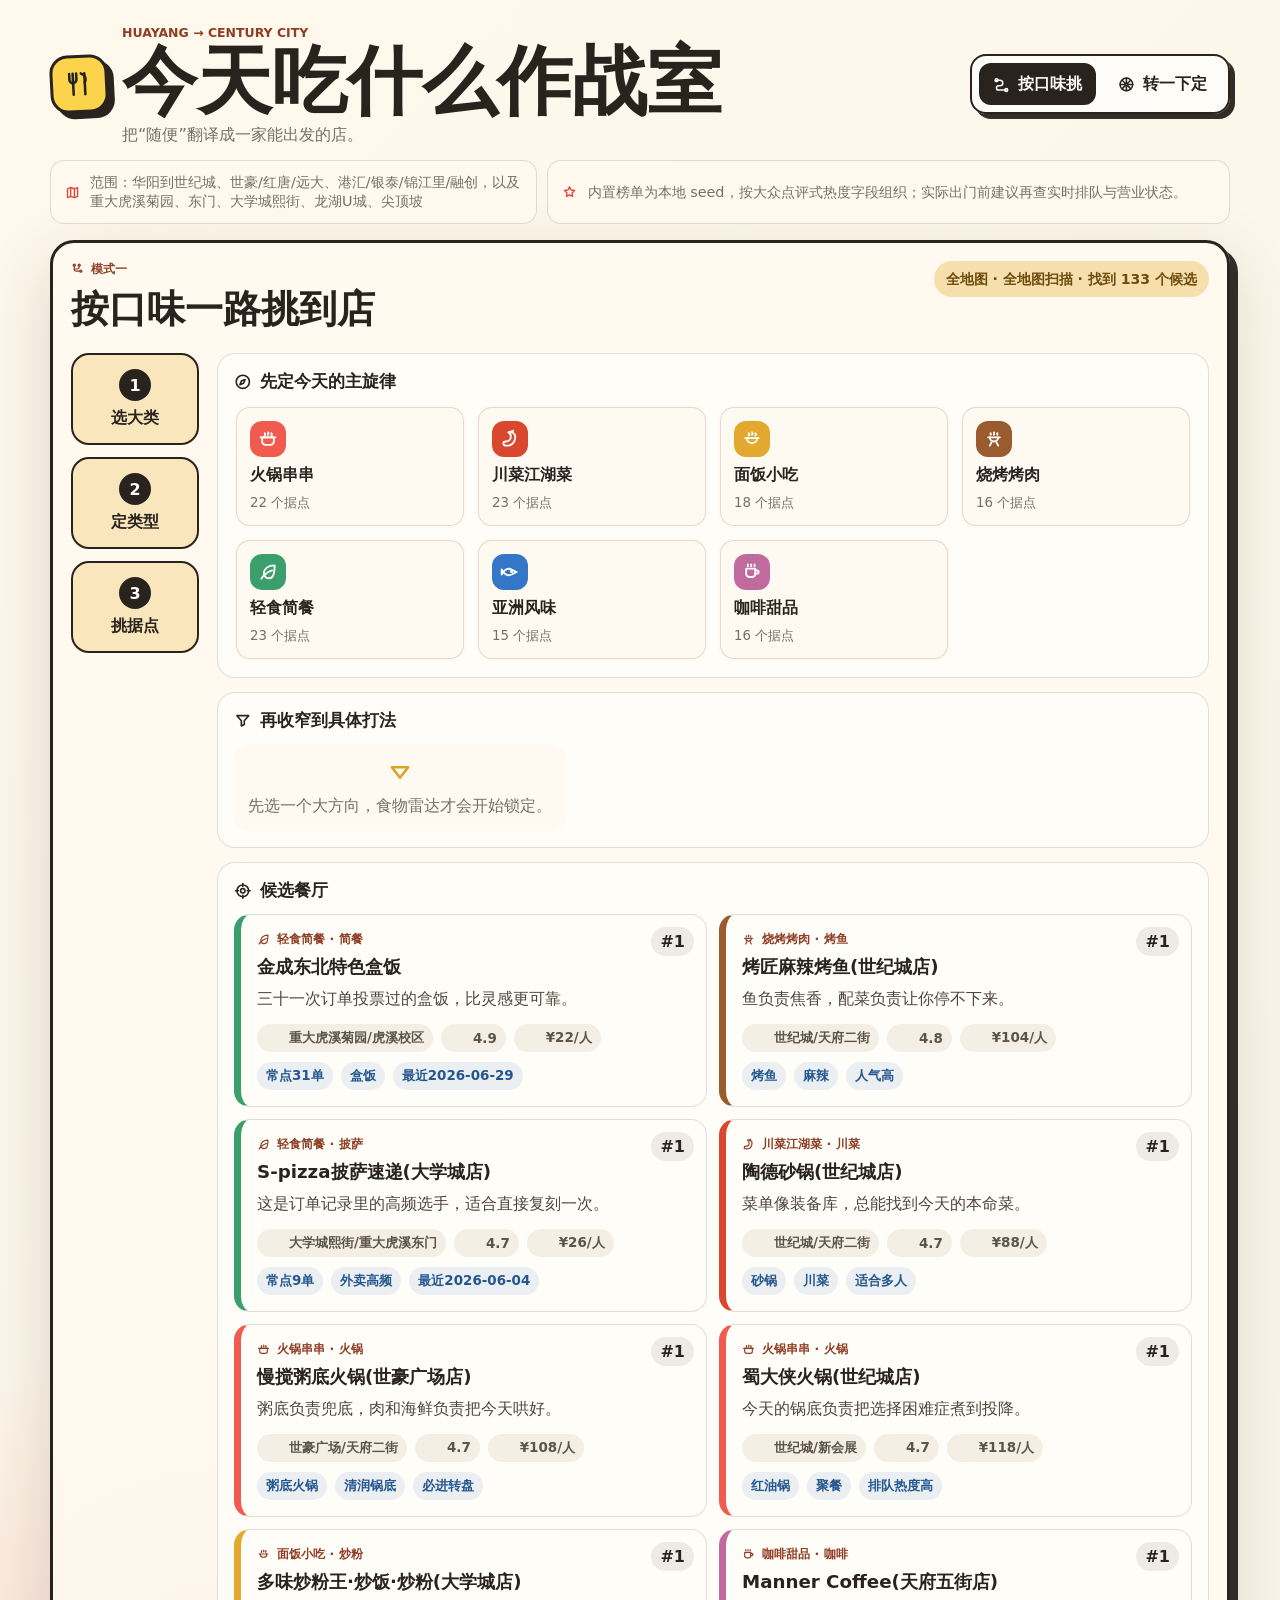
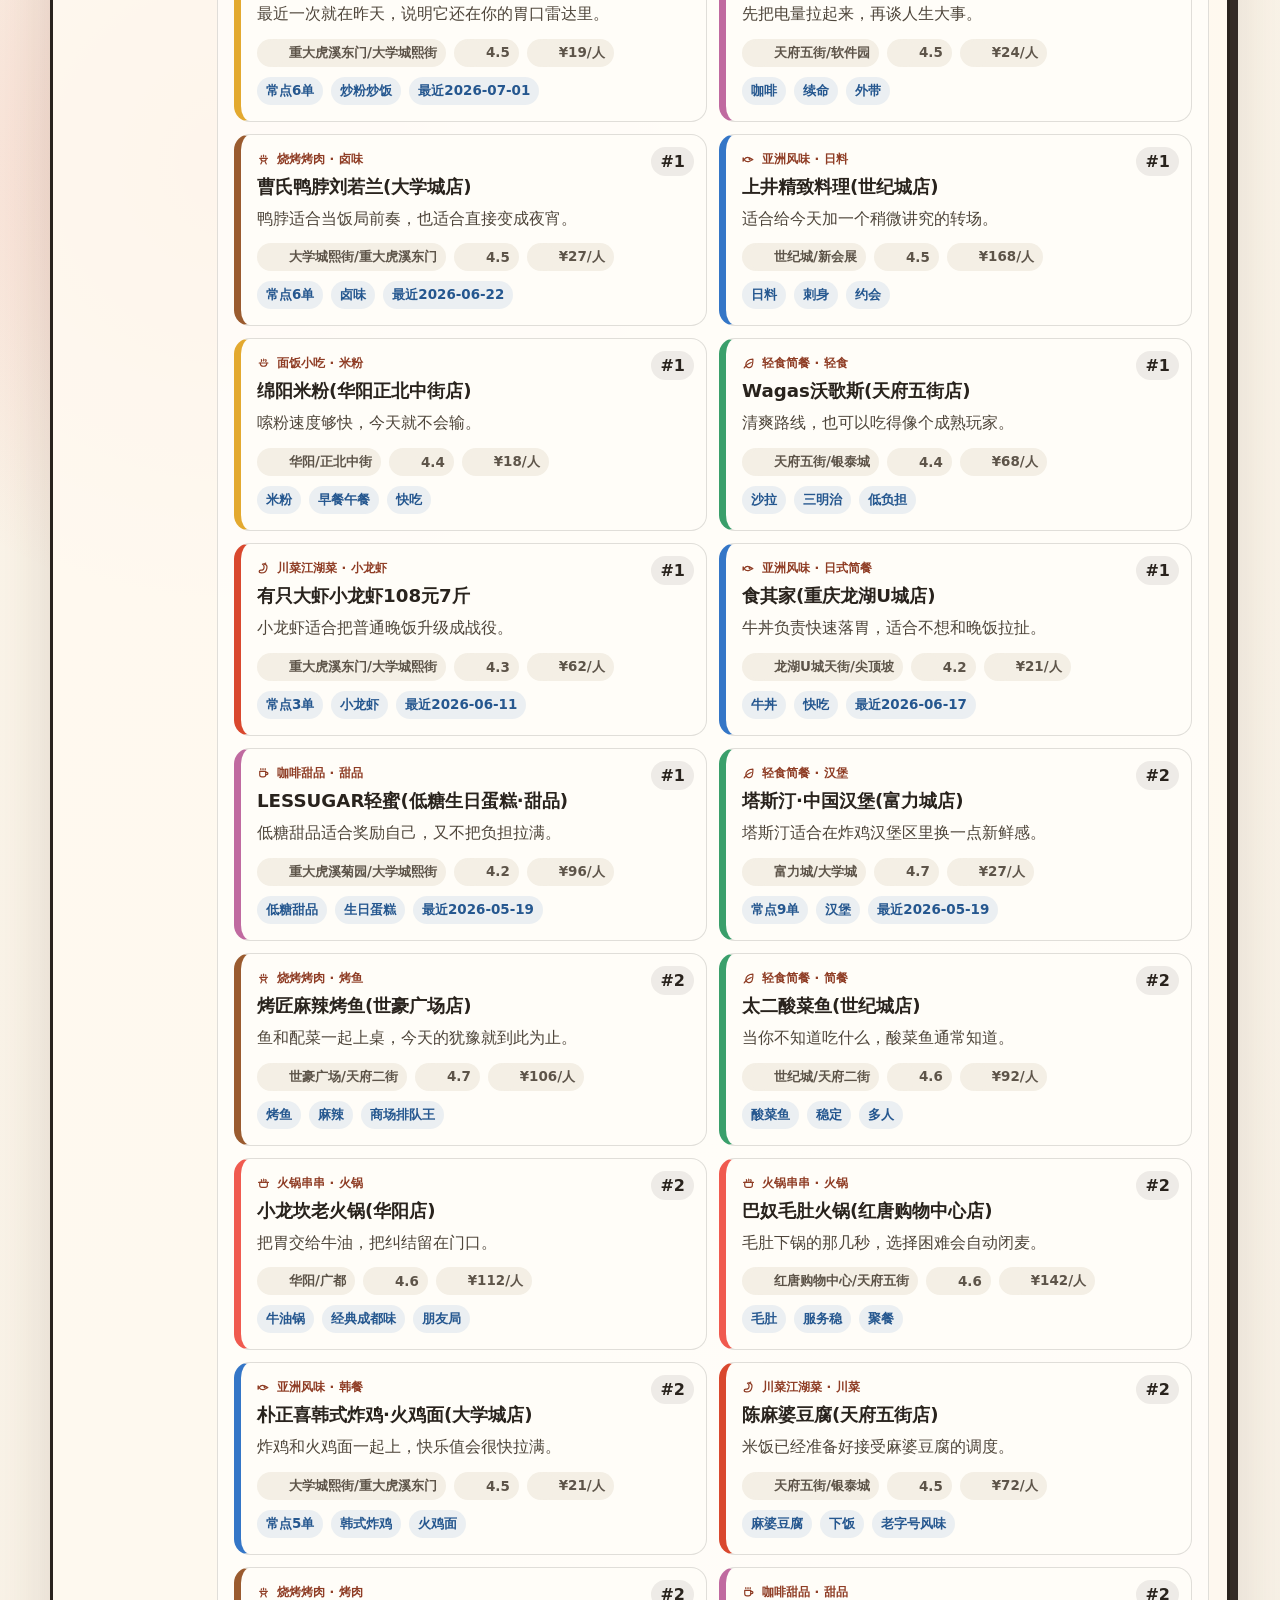
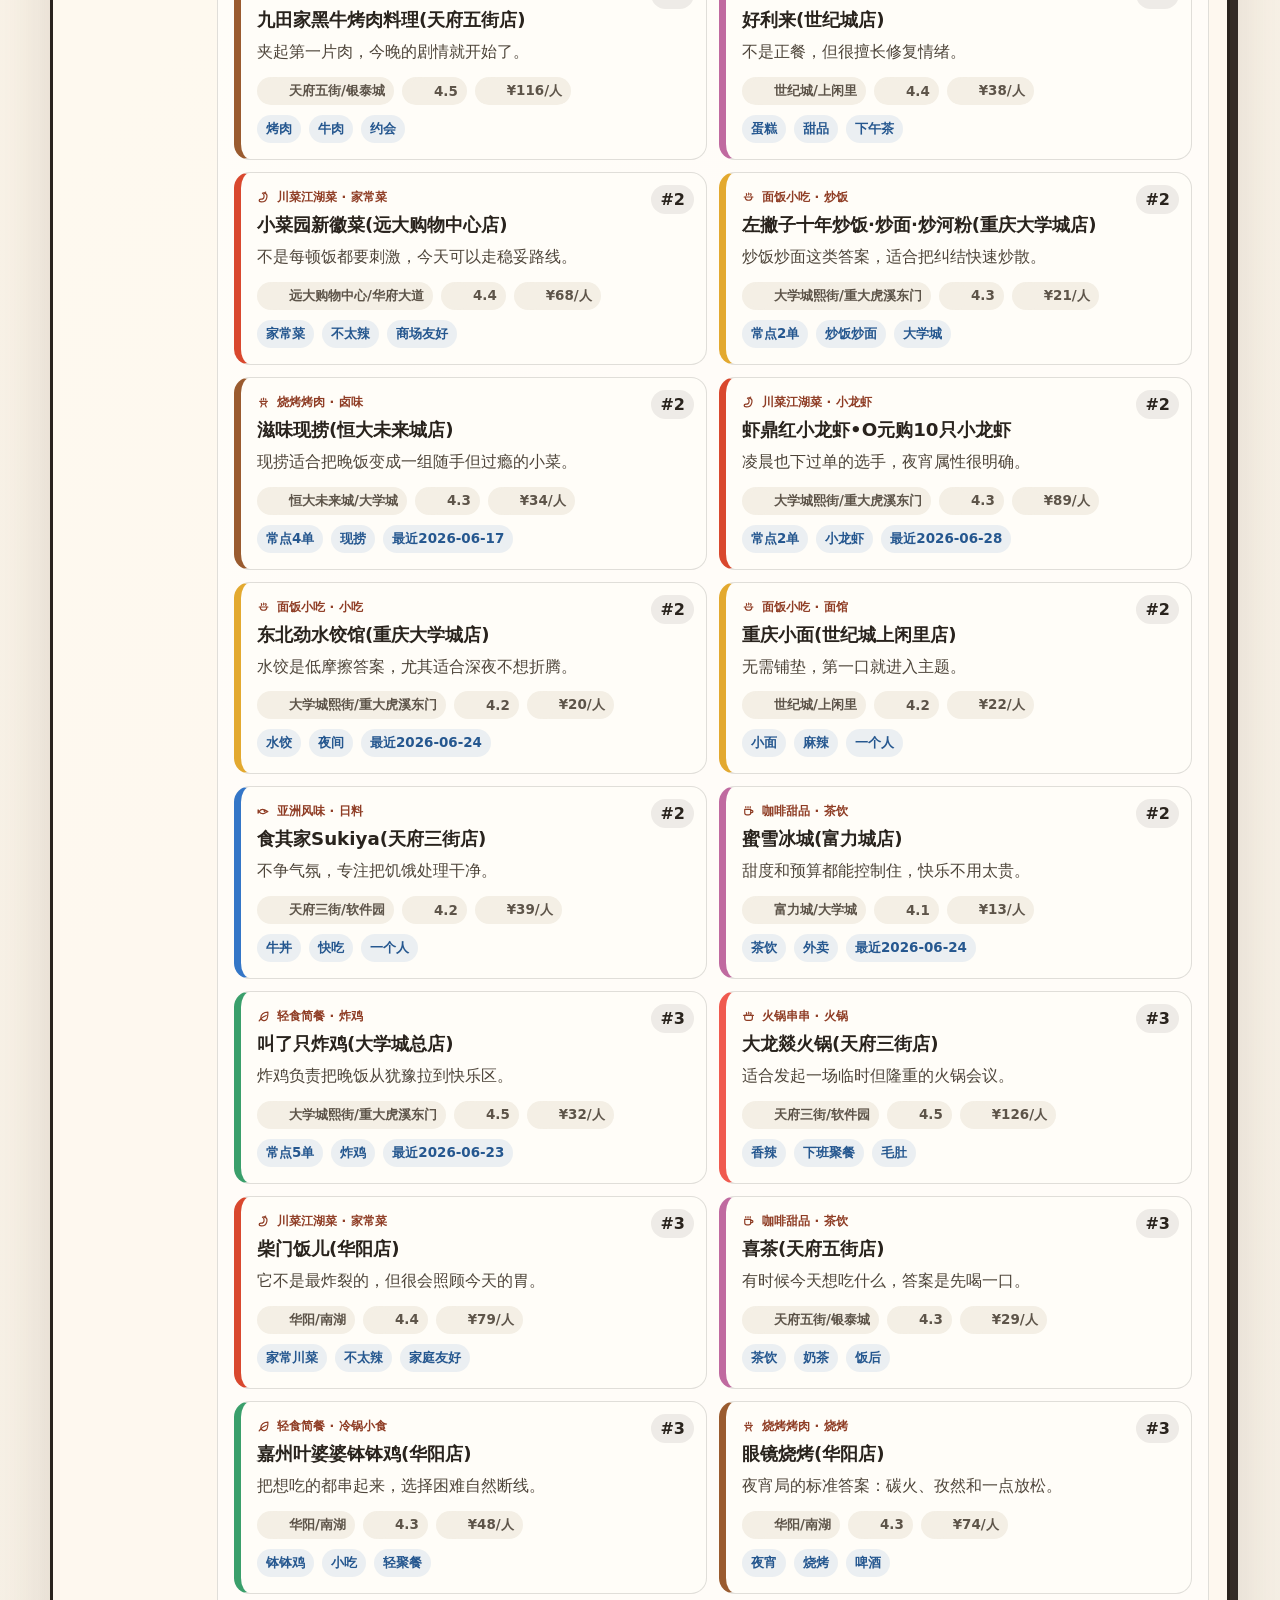
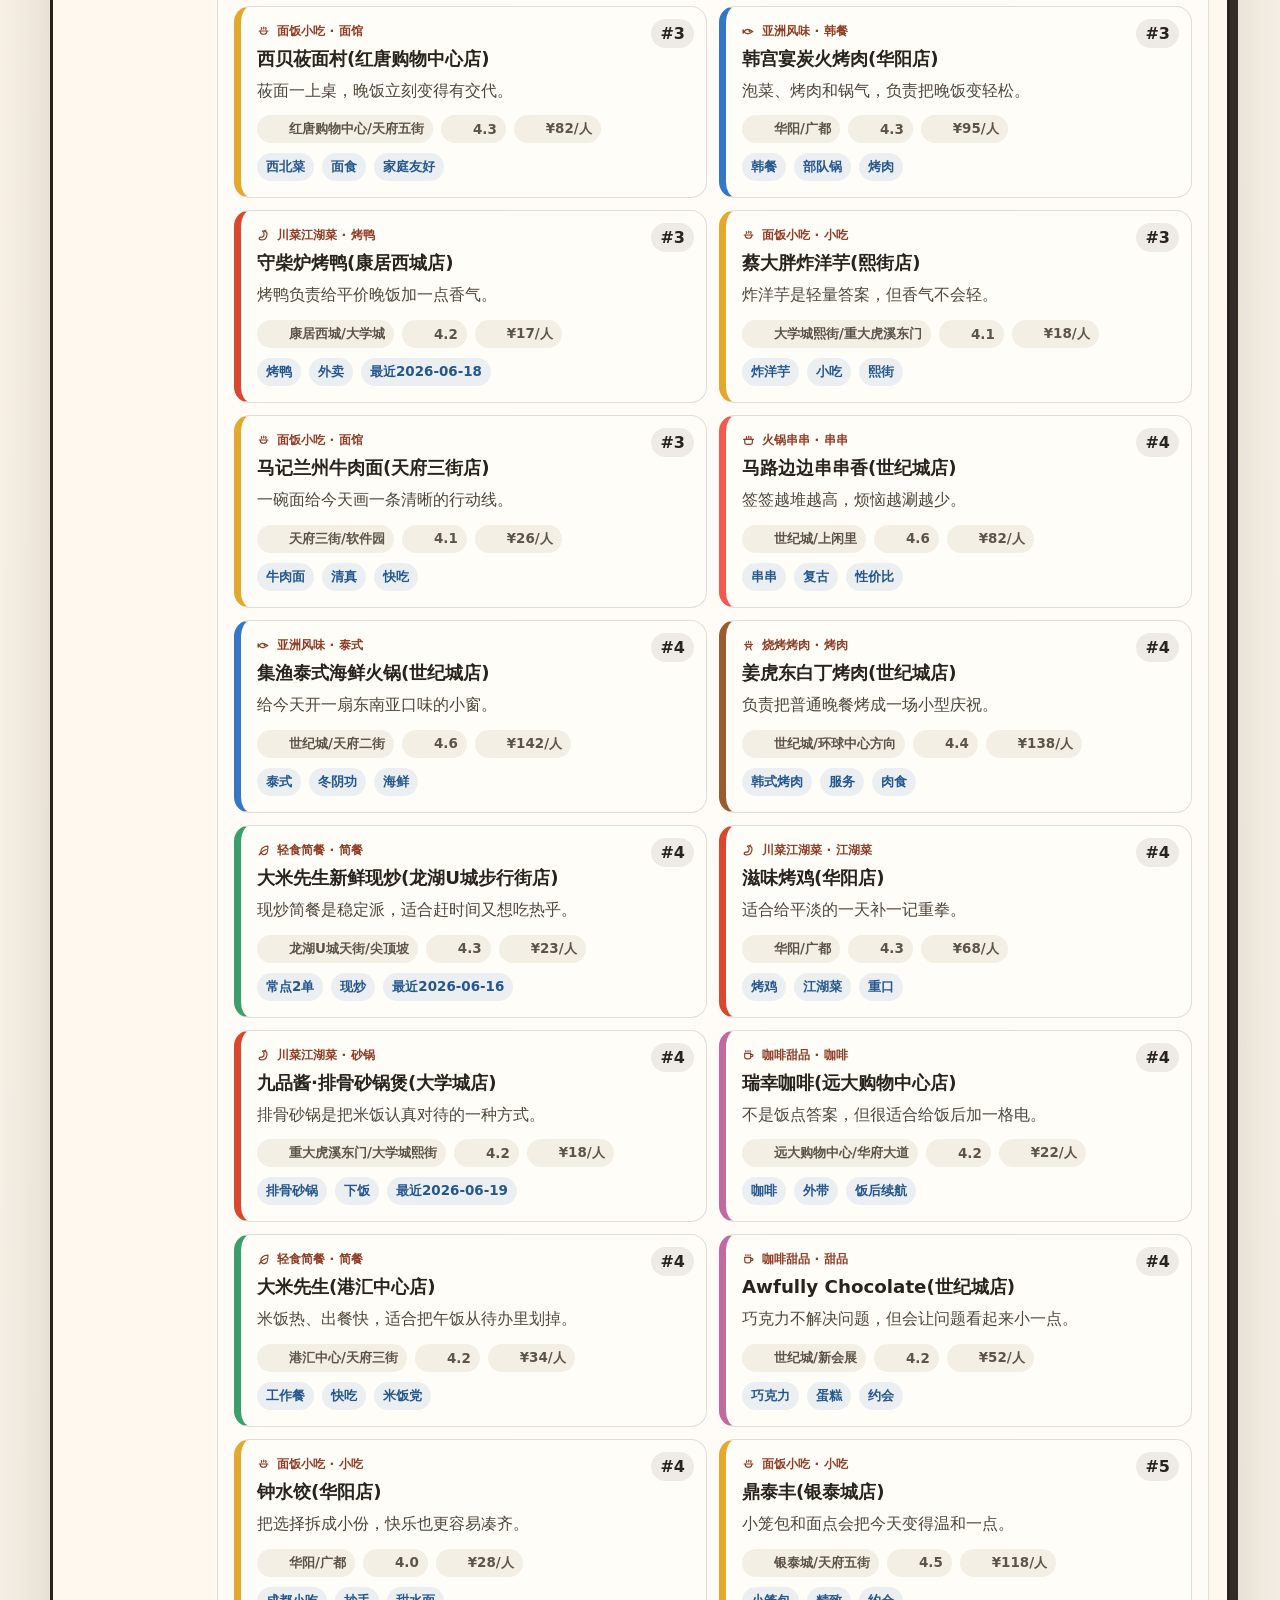
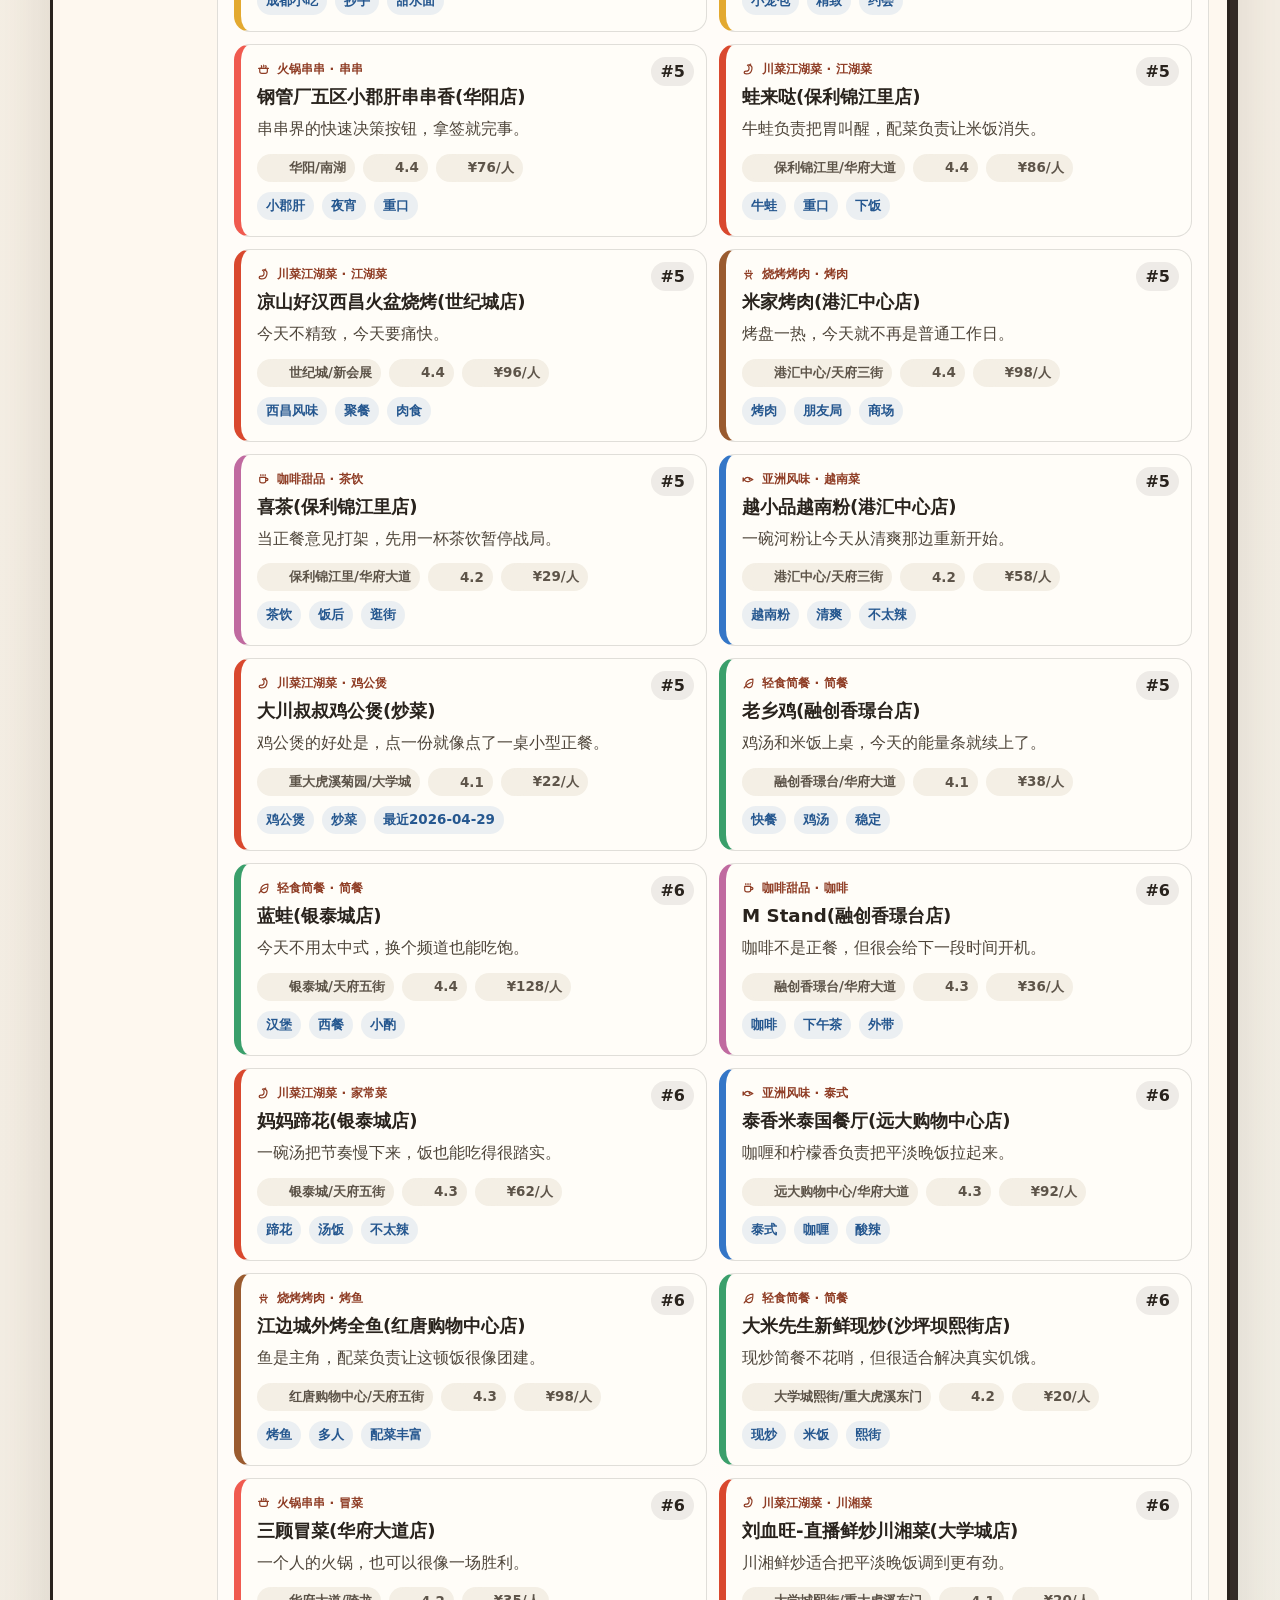
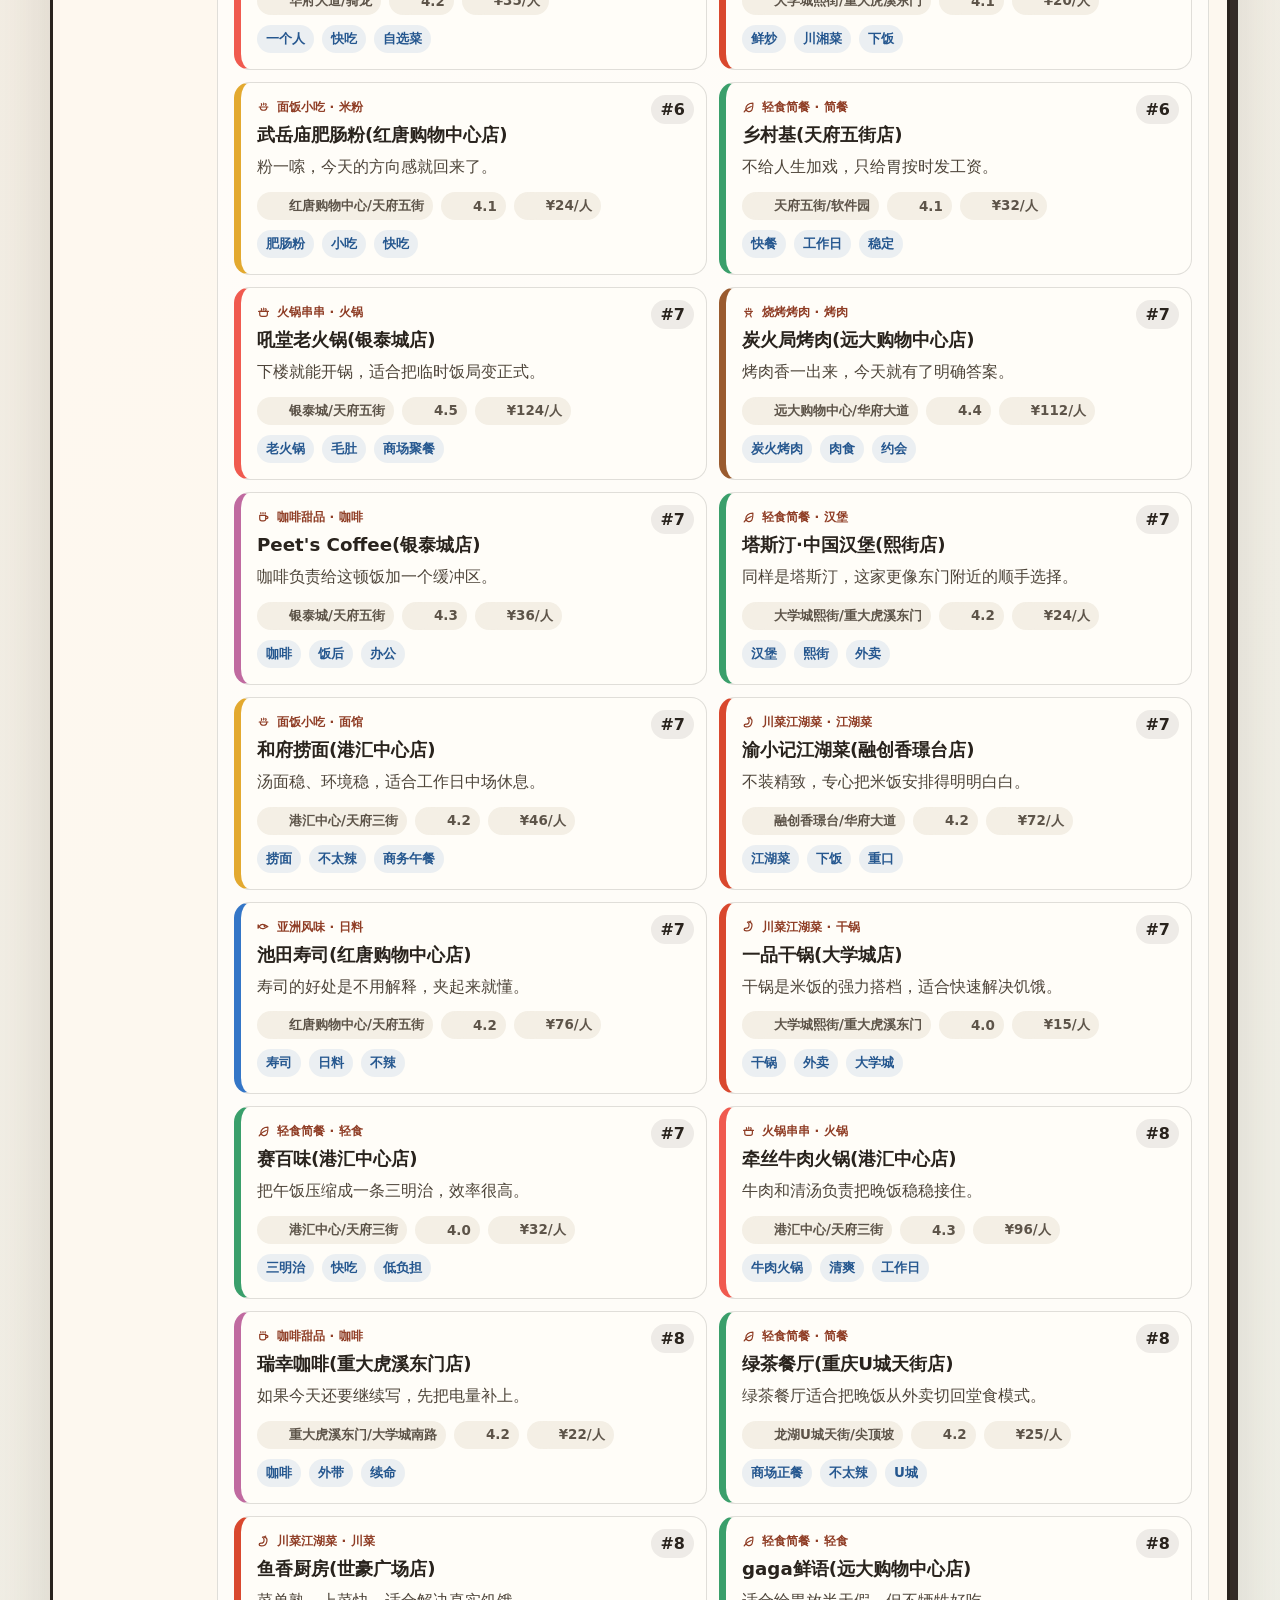
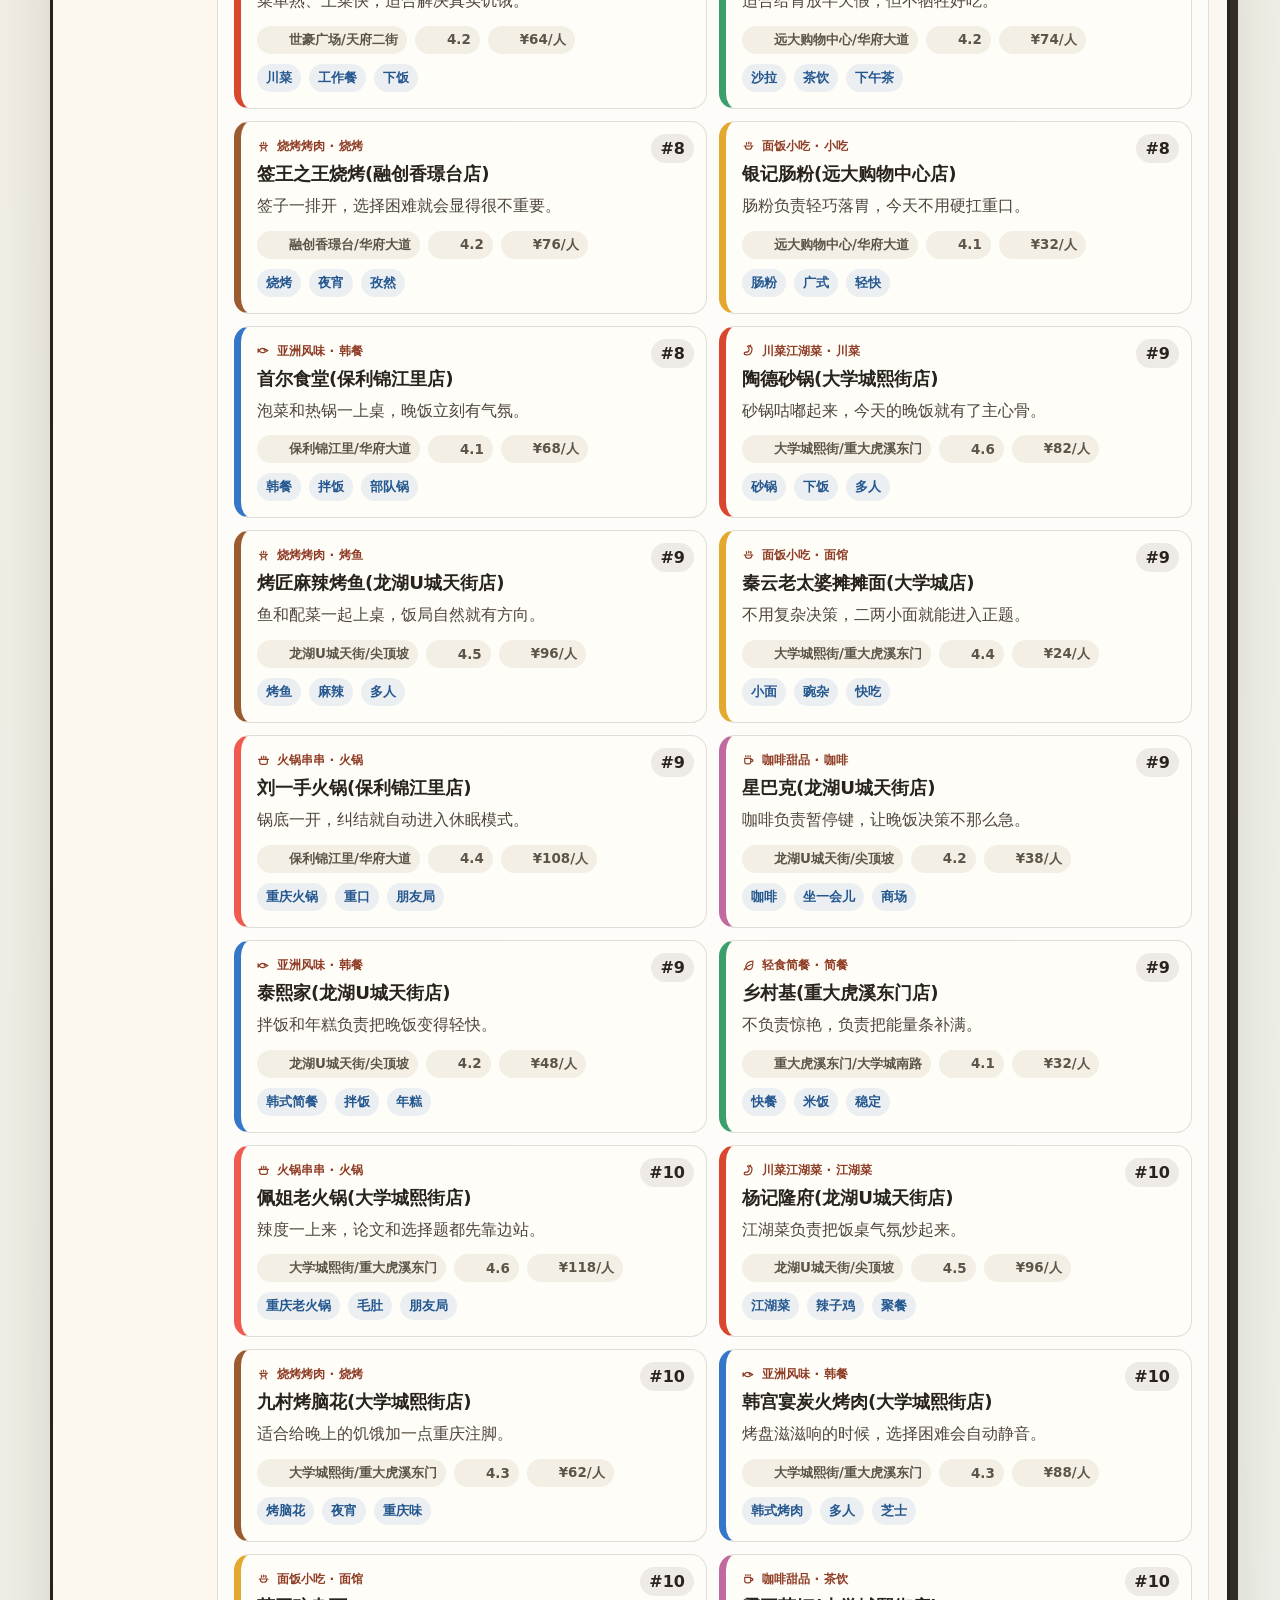
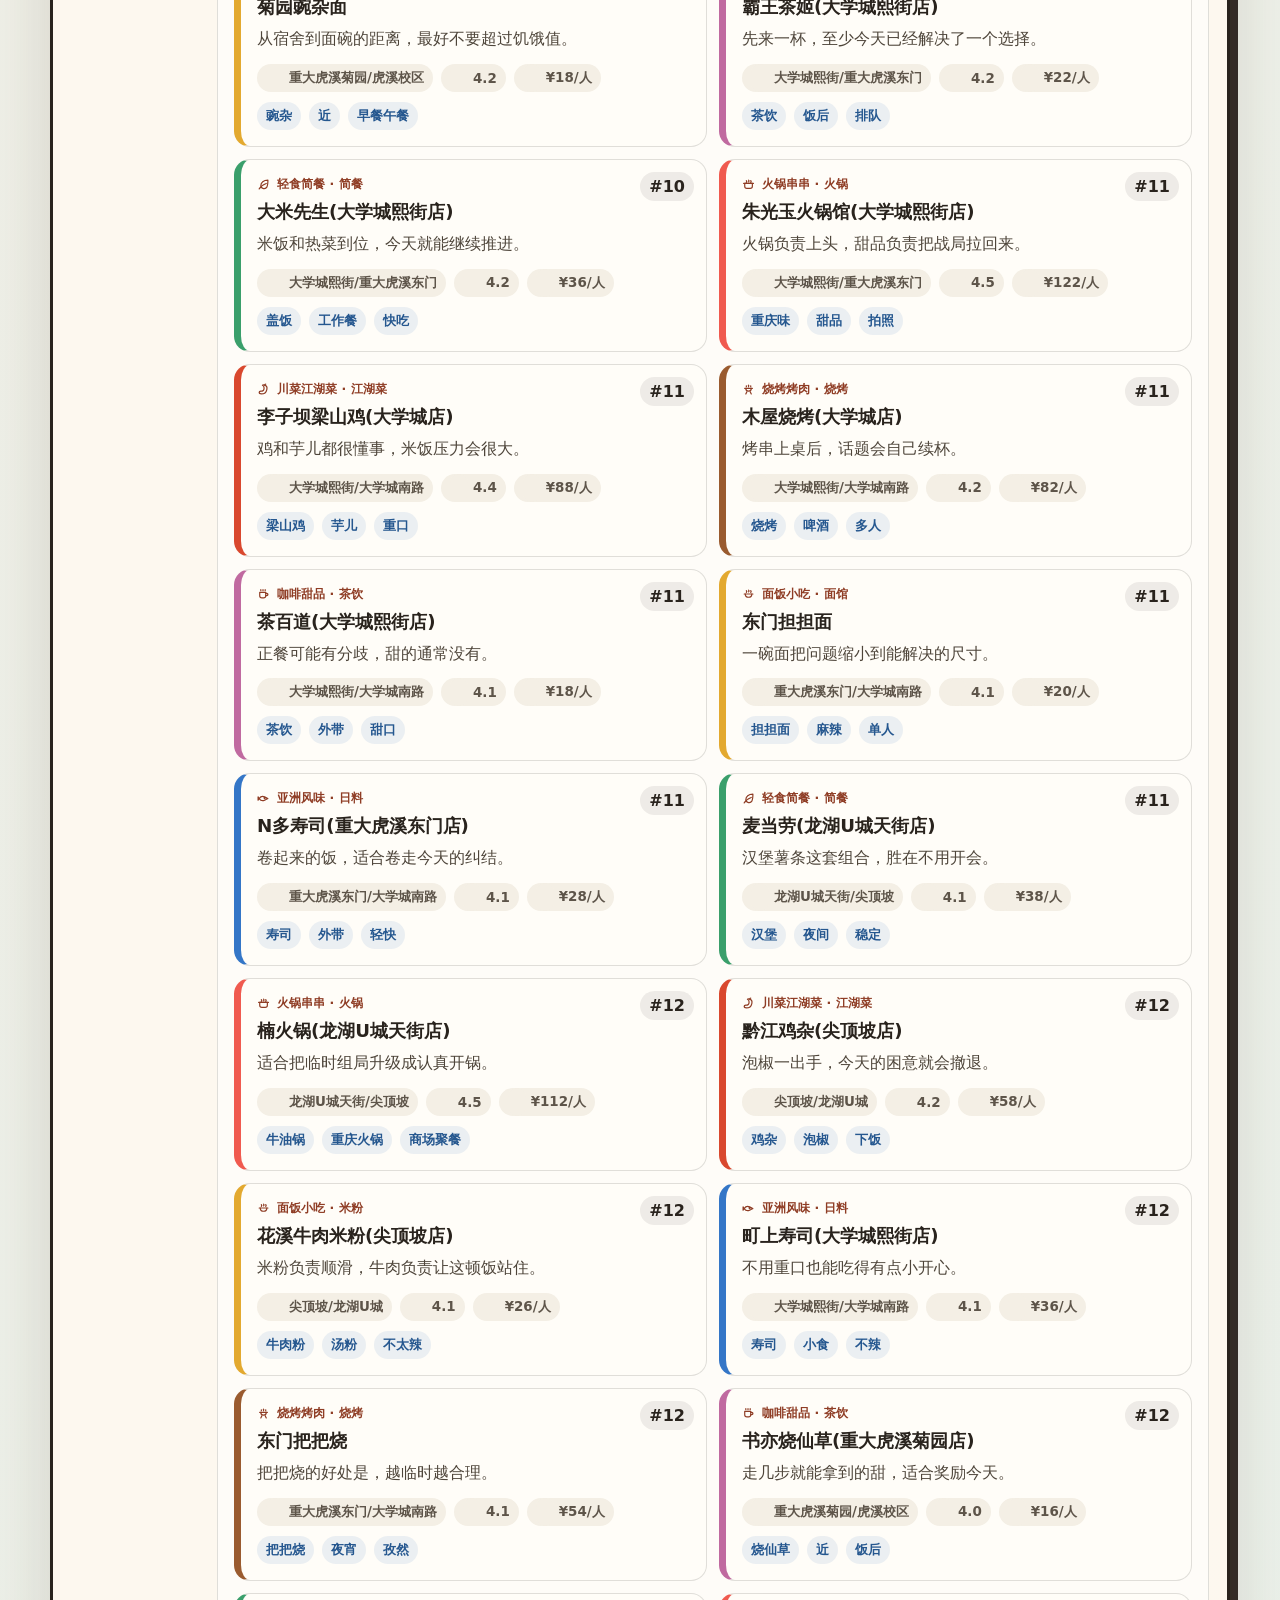
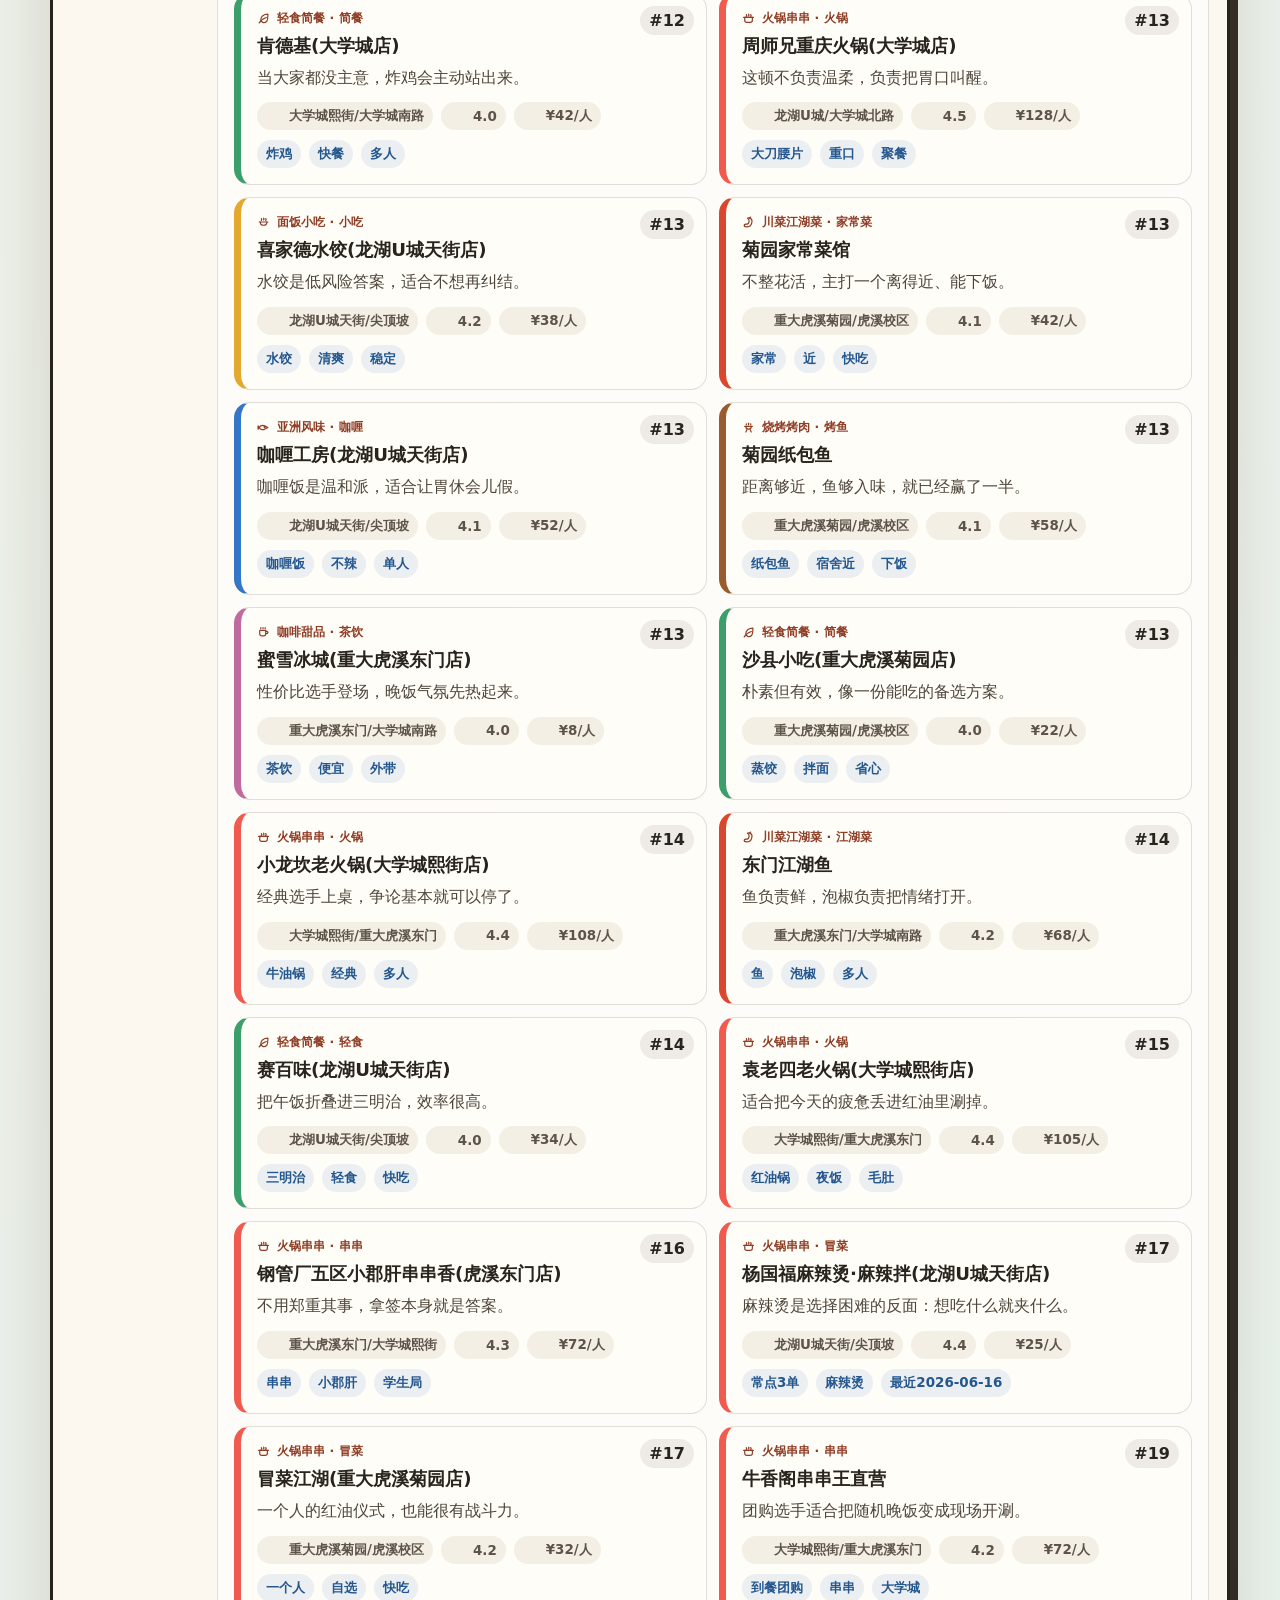
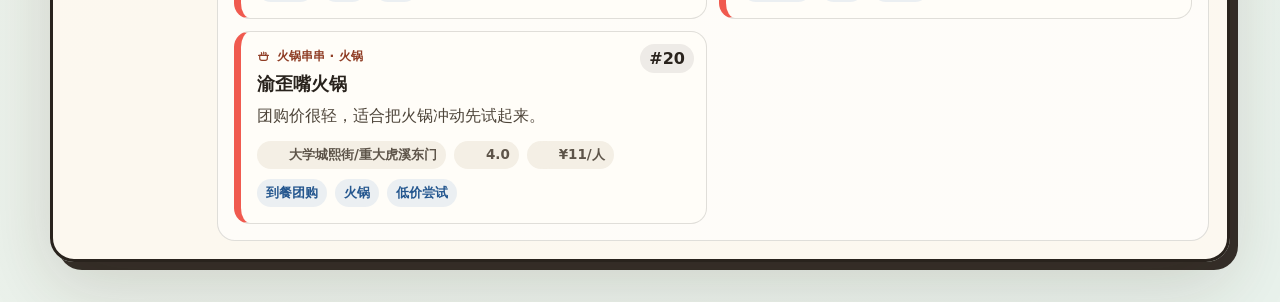
<file: food-decider/index.html>
<!doctype html>
<html lang="zh-CN">
<head>
  <meta charset="utf-8">
  <meta name="viewport" content="width=device-width, initial-scale=1">
  <title>今天吃什么作战室</title>
  <link rel="stylesheet" href="styles.css">
</head>
<body>
  <main class="app-shell" data-app>
    <header class="topbar">
      <section class="brand-block" aria-label="应用标题">
        <div class="brand-mark"><span class="local-icon" data-icon="utensils"></span></div>
        <div>
          <p class="eyebrow">Huayang → Century City</p>
          <h1>今天吃什么作战室</h1>
          <p class="subtitle">把“随便”翻译成一家能出发的店。</p>
        </div>
      </section>

      <nav class="mode-switch" aria-label="选择吃法">
        <button class="active" data-mode="tree"><span class="local-icon" data-icon="route"></span><span>按口味挑</span></button>
        <button data-mode="wheel"><span class="local-icon" data-icon="wheel"></span><span>转一下定</span></button>
      </nav>
    </header>

    <section class="intel-strip" aria-label="数据说明">
      <div><span class="local-icon" data-icon="map"></span><span>范围：华阳到世纪城、世豪/红唐/远大、港汇/银泰/锦江里/融创，以及重大虎溪菊园、东门、大学城熙街、龙湖U城、尖顶坡</span></div>
      <div><span class="local-icon" data-icon="ranking"></span><span>内置榜单为本地 seed，按大众点评式热度字段组织；实际出门前建议再查实时排队与营业状态。</span></div>
    </section>

    <section class="panel tree-panel" data-panel="tree">
      <div class="section-heading">
        <div>
          <p class="eyebrow"><span class="local-icon" data-icon="branch"></span>模式一</p>
          <h2>按口味一路挑到店</h2>
        </div>
        <span data-breadcrumb>全地图扫描</span>
      </div>

      <div class="decision-layout">
        <aside class="decision-rail" aria-label="决策步骤">
          <div class="rail-step active"><strong>1</strong><span>选大类</span></div>
          <div class="rail-step active"><strong>2</strong><span>定类型</span></div>
          <div class="rail-step active"><strong>3</strong><span>挑据点</span></div>
        </aside>

        <div class="decision-stage">
          <section class="chooser-block">
            <h3><span class="local-icon" data-icon="compass"></span>先定今天的主旋律</h3>
            <div class="choice-grid" data-category-grid></div>
          </section>

          <section class="chooser-block compact">
            <h3><span class="local-icon" data-icon="filter"></span>再收窄到具体打法</h3>
            <div class="type-grid" data-type-grid></div>
          </section>

          <section class="chooser-block results-block">
            <h3><span class="local-icon" data-icon="target"></span>候选餐厅</h3>
            <div class="result-list" data-tree-results></div>
          </section>
        </div>
      </div>
    </section>

    <section class="panel wheel-panel" data-panel="wheel" hidden>
      <div class="section-heading">
        <div>
          <p class="eyebrow"><span class="local-icon" data-icon="dice"></span>模式二</p>
          <h2>让盘子替你拍板</h2>
        </div>
        <div class="wheel-actions">
          <button class="ghost" data-reset><span class="local-icon" data-icon="reset"></span>重置候选</button>
        </div>
      </div>

      <div class="wheel-layout">
        <section class="wheel-stage" aria-label="转一下定吃哪家">
          <div class="pointer"><span class="local-icon" data-icon="pointer"></span></div>
          <canvas width="420" height="420" data-wheel></canvas>
          <button class="spin-button" data-spin><span class="local-icon" data-icon="bolt"></span>开转，别反悔</button>
          <div class="wheel-result" data-wheel-result>
            <div class="empty-state"><span class="local-icon" data-icon="dice"></span><span>先 pass 掉不想吃的，再交给命运。</span></div>
          </div>
        </section>

        <section class="candidate-board" aria-label="转盘候选">
          <div class="board-head">
            <div>
              <p class="eyebrow">Favorite List</p>
              <h3>候选席</h3>
            </div>
            <span>不想吃就踢掉</span>
          </div>

          <div class="candidate-tools">
            <div class="area-refresh">
              <label for="areaQuery">换个地点</label>
              <div class="input-row">
                <input id="areaQuery" data-area-query type="search" placeholder="输入商圈/地铁站/街区">
                <button class="primary" data-refresh-area type="button"><span class="local-icon" data-icon="target"></span>刷新候选</button>
                <button class="ghost" data-use-location type="button"><span class="local-icon" data-icon="map"></span>使用当前位置</button>
              </div>
              <p class="location-status" data-location-status>定位只用于匹配附近商圈，不会上传。</p>
              <div class="quick-areas" aria-label="快捷地点">
                <button type="button" data-area-chip="世豪">世豪</button>
                <button type="button" data-area-chip="银泰城">银泰城</button>
                <button type="button" data-area-chip="港汇中心">港汇中心</button>
                <button type="button" data-area-chip="保利锦江里">保利锦江里</button>
                <button type="button" data-area-chip="融创">融创</button>
                <button type="button" data-area-chip="重大虎溪菊园">虎溪菊园</button>
                <button type="button" data-area-chip="重大虎溪东门">虎溪东门</button>
                <button type="button" data-area-chip="大学城熙街">大学城熙街</button>
                <button type="button" data-area-chip="龙湖U城">龙湖U城</button>
              </div>
            </div>

            <form class="add-restaurant" data-add-restaurant>
              <div class="form-head">
                <strong>自己加一家</strong>
                <span data-custom-status></span>
              </div>
              <div class="form-grid">
                <input data-custom-name required placeholder="店名">
                <input data-custom-area required placeholder="位置/商圈">
                <select data-custom-category aria-label="分类">
                  <option value="hotpot">火锅串串</option>
                  <option value="sichuan">川菜江湖菜</option>
                  <option value="noodles">面饭小吃</option>
                  <option value="bbq">烧烤烤肉</option>
                  <option value="light">轻食简餐</option>
                  <option value="asian">亚洲风味</option>
                  <option value="dessert">咖啡甜品</option>
                </select>
                <input data-custom-type placeholder="类型，如火锅/面馆">
                <input data-custom-price type="number" min="1" step="1" placeholder="人均">
                <input data-custom-tags placeholder="标签，用逗号分隔">
              </div>
              <button class="ghost" type="submit"><span class="local-icon" data-icon="check"></span>加入候选</button>
            </form>
          </div>

          <div class="candidate-list" data-candidates></div>

          <div class="passed-box">
            <p><span class="local-icon" data-icon="archive"></span>已 pass，可点回收</p>
            <div data-passed></div>
          </div>
        </section>
      </div>
    </section>
  </main>

  <script src="app.js"></script>
</body>
</html>
</file>
<file: food-decider/styles.css>
:root {
  color-scheme: light;
  --ink: #29231d;
  --muted: #756f66;
  --paper: #fffaf1;
  --paper-strong: #fff4df;
  --line: rgba(41, 35, 29, 0.14);
  --red: #e5483f;
  --green: #187c55;
  --blue: #2767b1;
  --gold: #e0a125;
  --shadow: 0 22px 70px rgba(54, 37, 21, 0.16);
  font-family: Inter, ui-sans-serif, system-ui, -apple-system, BlinkMacSystemFont, "Segoe UI", sans-serif;
}

* {
  box-sizing: border-box;
}

body {
  margin: 0;
  min-height: 100vh;
  color: var(--ink);
  background:
    radial-gradient(circle at 18% 12%, rgba(229, 72, 63, 0.18), transparent 28rem),
    linear-gradient(135deg, #fff8ec 0%, #f5efe5 48%, #e9f2ec 100%);
}

button {
  border: 0;
  font: inherit;
  cursor: pointer;
}

button:disabled {
  cursor: not-allowed;
  opacity: 0.5;
}

.app-shell {
  width: min(1180px, calc(100% - 28px));
  margin: 0 auto;
  padding: 22px 0 40px;
}

.topbar {
  display: grid;
  grid-template-columns: 1fr auto;
  gap: 18px;
  align-items: center;
  margin-bottom: 14px;
}

.brand-block {
  display: flex;
  gap: 14px;
  align-items: center;
}

.brand-mark {
  width: 58px;
  height: 58px;
  display: grid;
  place-items: center;
  border: 3px solid var(--ink);
  border-radius: 18px;
  background: #fbd44b;
  box-shadow: 6px 6px 0 var(--ink);
  transform: rotate(-3deg);
}

.brand-mark i {
  font-size: 26px;
}

.local-icon {
  width: 1.05em;
  height: 1.05em;
  display: inline-grid;
  place-items: center;
  flex: 0 0 auto;
  line-height: 1;
}

.local-icon svg {
  width: 100%;
  height: 100%;
  display: block;
  fill: none;
  stroke: currentColor;
  stroke-width: 2.2;
  stroke-linecap: round;
  stroke-linejoin: round;
}

.brand-mark .local-icon {
  width: 28px;
  height: 28px;
}

h1,
h2,
h3,
p {
  margin: 0;
}

h1 {
  font-size: clamp(2rem, 6vw, 4.7rem);
  line-height: 0.95;
  letter-spacing: 0;
}

h2 {
  font-size: clamp(1.5rem, 3vw, 2.6rem);
  letter-spacing: 0;
}

h3 {
  font-size: 1.05rem;
  letter-spacing: 0;
}

.subtitle {
  margin-top: 7px;
  color: var(--muted);
  font-size: 1.02rem;
}

.eyebrow {
  display: inline-flex;
  gap: 7px;
  align-items: center;
  margin-bottom: 6px;
  color: #8f3d25;
  font-size: 0.78rem;
  font-weight: 800;
  letter-spacing: 0;
  text-transform: uppercase;
}

.mode-switch {
  display: grid;
  grid-template-columns: repeat(2, 1fr);
  gap: 8px;
  padding: 7px;
  border: 2px solid var(--ink);
  border-radius: 16px;
  background: rgba(255, 255, 255, 0.65);
  box-shadow: 5px 5px 0 rgba(41, 35, 29, 0.95);
}

.mode-switch button,
.ghost,
.primary {
  display: inline-flex;
  gap: 8px;
  align-items: center;
  justify-content: center;
  min-height: 42px;
  padding: 0 14px;
  border-radius: 12px;
  color: var(--ink);
  background: transparent;
  font-weight: 800;
  white-space: nowrap;
}

.mode-switch button.active,
.primary {
  color: #fffaf1;
  background: var(--ink);
}

.ghost {
  border: 1px solid var(--line);
  background: #fffaf1;
}

.ghost.small {
  min-height: 36px;
  align-self: flex-start;
  border-color: rgba(229, 72, 63, 0.25);
  color: #9f3028;
  font-size: 0.9rem;
}

.intel-strip {
  display: grid;
  grid-template-columns: 1fr 1.4fr;
  gap: 10px;
  margin-bottom: 16px;
}

.intel-strip > div {
  display: flex;
  gap: 10px;
  align-items: center;
  padding: 12px 14px;
  border: 1px solid var(--line);
  border-radius: 14px;
  background: rgba(255, 250, 241, 0.72);
  color: var(--muted);
  font-size: 0.9rem;
}

.intel-strip .local-icon {
  color: var(--red);
}

.panel {
  padding: 18px;
  border: 3px solid var(--ink);
  border-radius: 24px;
  background: rgba(255, 250, 241, 0.88);
  box-shadow: var(--shadow), 8px 8px 0 rgba(41, 35, 29, 0.94);
}

.section-heading,
.board-head {
  display: flex;
  justify-content: space-between;
  gap: 14px;
  align-items: flex-start;
  margin-bottom: 18px;
}

.section-heading > span,
.board-head > span {
  display: inline-flex;
  align-items: center;
  min-height: 36px;
  padding: 0 12px;
  border-radius: 999px;
  background: #f6dfac;
  color: #6d4a0d;
  font-weight: 800;
  font-size: 0.88rem;
}

.decision-layout {
  display: grid;
  grid-template-columns: 128px 1fr;
  gap: 18px;
}

.decision-rail {
  display: grid;
  gap: 12px;
  align-content: start;
}

.rail-step {
  display: grid;
  gap: 7px;
  justify-items: center;
  padding: 14px 10px;
  border: 2px solid var(--ink);
  border-radius: 18px;
  background: #f9e6bd;
  font-weight: 800;
  text-align: center;
}

.rail-step strong {
  width: 32px;
  height: 32px;
  display: grid;
  place-items: center;
  border-radius: 50%;
  background: var(--ink);
  color: #fff;
}

.decision-stage {
  display: grid;
  gap: 14px;
}

.chooser-block {
  padding: 16px;
  border: 1px solid var(--line);
  border-radius: 18px;
  background: rgba(255, 255, 255, 0.58);
}

.chooser-block h3 {
  display: flex;
  gap: 8px;
  align-items: center;
  margin-bottom: 12px;
}

.choice-grid {
  display: grid;
  grid-template-columns: repeat(4, minmax(0, 1fr));
  gap: 10px;
}

.choice-card {
  display: grid;
  min-height: 116px;
  gap: 8px;
  justify-items: start;
  padding: 14px;
  border: 2px solid transparent;
  border-radius: 16px;
  background: #fffaf1;
  color: var(--ink);
  text-align: left;
  box-shadow: inset 0 0 0 1px var(--line);
  transition: transform 160ms ease, border-color 160ms ease, box-shadow 160ms ease;
}

.choice-card:hover,
.choice-card.selected,
.type-pill:hover,
.type-pill.selected {
  transform: translateY(-2px);
  border-color: var(--ink);
  box-shadow: 4px 4px 0 var(--accent, var(--red));
}

.choice-card > .local-icon {
  width: 36px;
  height: 36px;
  display: grid;
  place-items: center;
  border-radius: 12px;
  color: #fff;
  background: var(--accent, var(--red));
  padding: 8px;
}

.choice-card span {
  font-weight: 900;
}

.choice-card small {
  color: var(--muted);
}

.type-grid,
.tag-row,
.meta-row,
.result-actions {
  display: flex;
  flex-wrap: wrap;
  gap: 8px;
}

.type-pill,
.restore-chip {
  min-height: 38px;
  padding: 0 14px;
  border: 1px solid var(--line);
  border-radius: 999px;
  background: #fffaf1;
  color: var(--ink);
  font-weight: 800;
}

.type-pill.selected {
  border-color: var(--ink);
  background: #fbd44b;
}

.result-list {
  display: grid;
  grid-template-columns: repeat(2, minmax(0, 1fr));
  gap: 12px;
}

.restaurant-card {
  position: relative;
  display: grid;
  grid-template-columns: 1fr auto;
  gap: 10px;
  min-height: 188px;
  padding: 16px;
  overflow: hidden;
  border: 1px solid var(--line);
  border-left: 7px solid var(--accent, var(--red));
  border-radius: 16px;
  background: #fffdf8;
}

.rank-badge {
  position: absolute;
  top: 12px;
  right: 12px;
  padding: 5px 9px;
  border-radius: 999px;
  background: rgba(41, 35, 29, 0.08);
  font-weight: 900;
}

.restaurant-card h3 {
  max-width: calc(100% - 54px);
  margin-bottom: 8px;
  font-size: 1.14rem;
}

.pitch {
  margin-bottom: 12px;
  color: #4e453a;
  line-height: 1.55;
}

.meta-row span,
.tag-row span {
  display: inline-flex;
  gap: 5px;
  align-items: center;
  min-height: 28px;
  padding: 0 9px;
  border-radius: 999px;
  background: #f4efe5;
  color: #5d5449;
  font-size: 0.84rem;
  font-weight: 700;
}

.meta-row .local-icon {
  width: 14px;
  height: 14px;
}

.tag-row {
  margin-top: 10px;
}

.tag-row span {
  background: rgba(39, 103, 177, 0.09);
  color: #25578f;
}

.wheel-layout {
  display: grid;
  grid-template-columns: minmax(310px, 0.95fr) 1.15fr;
  gap: 18px;
  align-items: start;
}

.wheel-stage,
.candidate-board {
  border: 1px solid var(--line);
  border-radius: 20px;
  background: rgba(255, 255, 255, 0.62);
}

.wheel-stage {
  position: sticky;
  top: 16px;
  display: grid;
  justify-items: center;
  gap: 14px;
  padding: 18px;
}

.pointer {
  position: absolute;
  z-index: 2;
  top: 4px;
  left: 50%;
  transform: translateX(-50%);
  color: var(--red);
  width: 42px;
  height: 42px;
  filter: drop-shadow(0 2px 0 var(--ink));
}

canvas {
  width: min(100%, 420px);
  height: auto;
  aspect-ratio: 1;
  border-radius: 50%;
  background: #fff4df;
}

.spin-button {
  width: min(100%, 320px);
  min-height: 54px;
  border: 3px solid var(--ink);
  border-radius: 16px;
  background: #fbd44b;
  color: var(--ink);
  font-size: 1.05rem;
  font-weight: 950;
  box-shadow: 5px 5px 0 var(--ink);
}

.spin-button:active {
  transform: translate(2px, 2px);
  box-shadow: 3px 3px 0 var(--ink);
}

.wheel-result {
  width: 100%;
}

.result-pop,
.empty-state {
  display: grid;
  gap: 10px;
  padding: 14px;
  border-radius: 16px;
  background: #fffaf1;
}

.result-pop {
  border: 2px solid var(--ink);
}

.result-pop.accepted {
  background: #e8f6ed;
}

.empty-state {
  justify-items: center;
  color: var(--muted);
  text-align: center;
}

.empty-state .local-icon {
  width: 28px;
  height: 28px;
  color: var(--gold);
}

.empty-state.energetic .local-icon {
  animation: wiggle 600ms infinite alternate ease-in-out;
}

@keyframes wiggle {
  from { transform: rotate(-8deg) scale(1); }
  to { transform: rotate(8deg) scale(1.08); }
}

.candidate-board {
  padding: 16px;
}

.candidate-tools {
  display: grid;
  gap: 12px;
  margin-bottom: 14px;
}

.area-refresh,
.add-restaurant {
  display: grid;
  gap: 10px;
  padding: 12px;
  border: 1px solid var(--line);
  border-radius: 16px;
  background: rgba(255, 250, 241, 0.72);
}

.area-refresh label,
.form-head strong {
  font-size: 0.9rem;
  font-weight: 950;
}

.input-row {
  display: grid;
  grid-template-columns: minmax(0, 1fr) auto auto;
  gap: 8px;
}

input,
select {
  min-height: 38px;
  width: 100%;
  border: 1px solid var(--line);
  border-radius: 12px;
  padding: 0 11px;
  background: #fffdf8;
  color: var(--ink);
  font: inherit;
  font-size: 0.9rem;
  font-weight: 700;
  outline: none;
}

input:focus,
select:focus {
  border-color: var(--ink);
  box-shadow: 0 0 0 3px rgba(251, 212, 75, 0.35);
}

.quick-areas {
  display: flex;
  flex-wrap: wrap;
  gap: 7px;
}

.location-status {
  color: var(--muted);
  font-size: 0.82rem;
  font-weight: 700;
}

.quick-areas button {
  min-height: 30px;
  padding: 0 10px;
  border-radius: 999px;
  background: #f4efe5;
  color: #5d5449;
  font-size: 0.82rem;
  font-weight: 850;
}

.form-head {
  display: flex;
  justify-content: space-between;
  gap: 10px;
  align-items: center;
}

.form-head span {
  color: var(--green);
  font-size: 0.82rem;
  font-weight: 900;
}

.form-grid {
  display: grid;
  grid-template-columns: repeat(2, minmax(0, 1fr));
  gap: 8px;
}

.candidate-list {
  display: grid;
  grid-template-columns: 1fr;
  gap: 8px;
  max-height: 650px;
  overflow: auto;
  padding-right: 4px;
}

.candidate-row {
  display: grid;
  grid-template-columns: 42px minmax(0, 1fr) auto;
  gap: 10px;
  align-items: center;
  min-height: 74px;
  padding: 10px;
  border: 1px solid var(--line);
  border-left: 5px solid var(--accent, var(--red));
  border-radius: 14px;
  background: #fffdf8;
}

.candidate-icon {
  width: 36px;
  height: 36px;
  display: grid;
  place-items: center;
  border-radius: 12px;
  color: #fff;
  background: var(--accent, var(--red));
}

.candidate-icon .local-icon {
  width: 20px;
  height: 20px;
}

.candidate-main {
  min-width: 0;
}

.candidate-title {
  display: flex;
  gap: 8px;
  align-items: center;
  min-width: 0;
}

.candidate-title strong {
  overflow: hidden;
  color: var(--ink);
  font-size: 0.98rem;
  font-weight: 900;
  text-overflow: ellipsis;
  white-space: nowrap;
}

.candidate-title span {
  flex: 0 0 auto;
  padding: 2px 7px;
  border-radius: 999px;
  background: #f4efe5;
  color: var(--muted);
  font-size: 0.78rem;
  font-weight: 900;
}

.candidate-meta {
  display: flex;
  gap: 6px;
  align-items: center;
  min-width: 0;
  margin-top: 5px;
  color: var(--muted);
  font-size: 0.82rem;
  font-weight: 700;
  white-space: nowrap;
}

.candidate-meta span {
  min-width: 0;
  overflow: hidden;
  text-overflow: ellipsis;
}

.candidate-meta span + span::before {
  content: "·";
  margin-right: 6px;
  color: rgba(41, 35, 29, 0.35);
}

.pass-button {
  display: inline-flex;
  gap: 5px;
  align-items: center;
  justify-content: center;
  min-height: 34px;
  padding: 0 10px;
  border: 1px solid rgba(229, 72, 63, 0.25);
  border-radius: 999px;
  background: #fff8f2;
  color: #9f3028;
  font-size: 0.84rem;
  font-weight: 900;
  white-space: nowrap;
}

.pass-button .local-icon {
  width: 14px;
  height: 14px;
}

.passed-box {
  margin-top: 14px;
  padding: 14px;
  border-radius: 16px;
  background: #f2eadb;
}

.passed-box p {
  display: flex;
  gap: 8px;
  align-items: center;
  margin-bottom: 10px;
  font-weight: 900;
}

.passed-box > div {
  display: flex;
  flex-wrap: wrap;
  gap: 8px;
}

.restore-chip {
  display: inline-flex;
  gap: 6px;
  align-items: center;
  background: #fffaf1;
}

.muted {
  color: var(--muted);
  font-size: 0.92rem;
}

@media (max-width: 920px) {
  .topbar,
  .intel-strip,
  .decision-layout,
  .wheel-layout {
    grid-template-columns: 1fr;
  }

  .mode-switch {
    width: 100%;
  }

  .decision-rail {
    grid-template-columns: repeat(3, 1fr);
  }

  .choice-grid,
  .result-list {
    grid-template-columns: repeat(2, minmax(0, 1fr));
  }

  .wheel-stage {
    position: relative;
    top: auto;
  }
}

@media (max-width: 620px) {
  .app-shell {
    width: min(100% - 18px, 1180px);
    padding-top: 12px;
  }

  .brand-mark {
    width: 48px;
    height: 48px;
    border-radius: 14px;
    box-shadow: 4px 4px 0 var(--ink);
  }

  .topbar {
    gap: 14px;
  }

  .mode-switch button > span:not(.local-icon) {
    display: none;
  }

  .panel {
    padding: 12px;
    border-radius: 18px;
    box-shadow: 5px 5px 0 rgba(41, 35, 29, 0.94);
  }

  .section-heading,
  .board-head {
    display: grid;
  }

  .decision-rail {
    gap: 7px;
  }

  .rail-step {
    padding: 10px 6px;
    font-size: 0.82rem;
  }

  .choice-grid,
  .result-list {
    grid-template-columns: 1fr;
  }

  .choice-card {
    min-height: 94px;
  }

  .restaurant-card {
    grid-template-columns: 1fr;
    min-height: 0;
  }

  .ghost.small {
    width: 100%;
  }

  .candidate-row {
    grid-template-columns: 36px minmax(0, 1fr);
  }

  .pass-button {
    grid-column: 2;
    justify-self: start;
  }

  .input-row,
  .form-grid {
    grid-template-columns: 1fr;
  }
}
</file>
